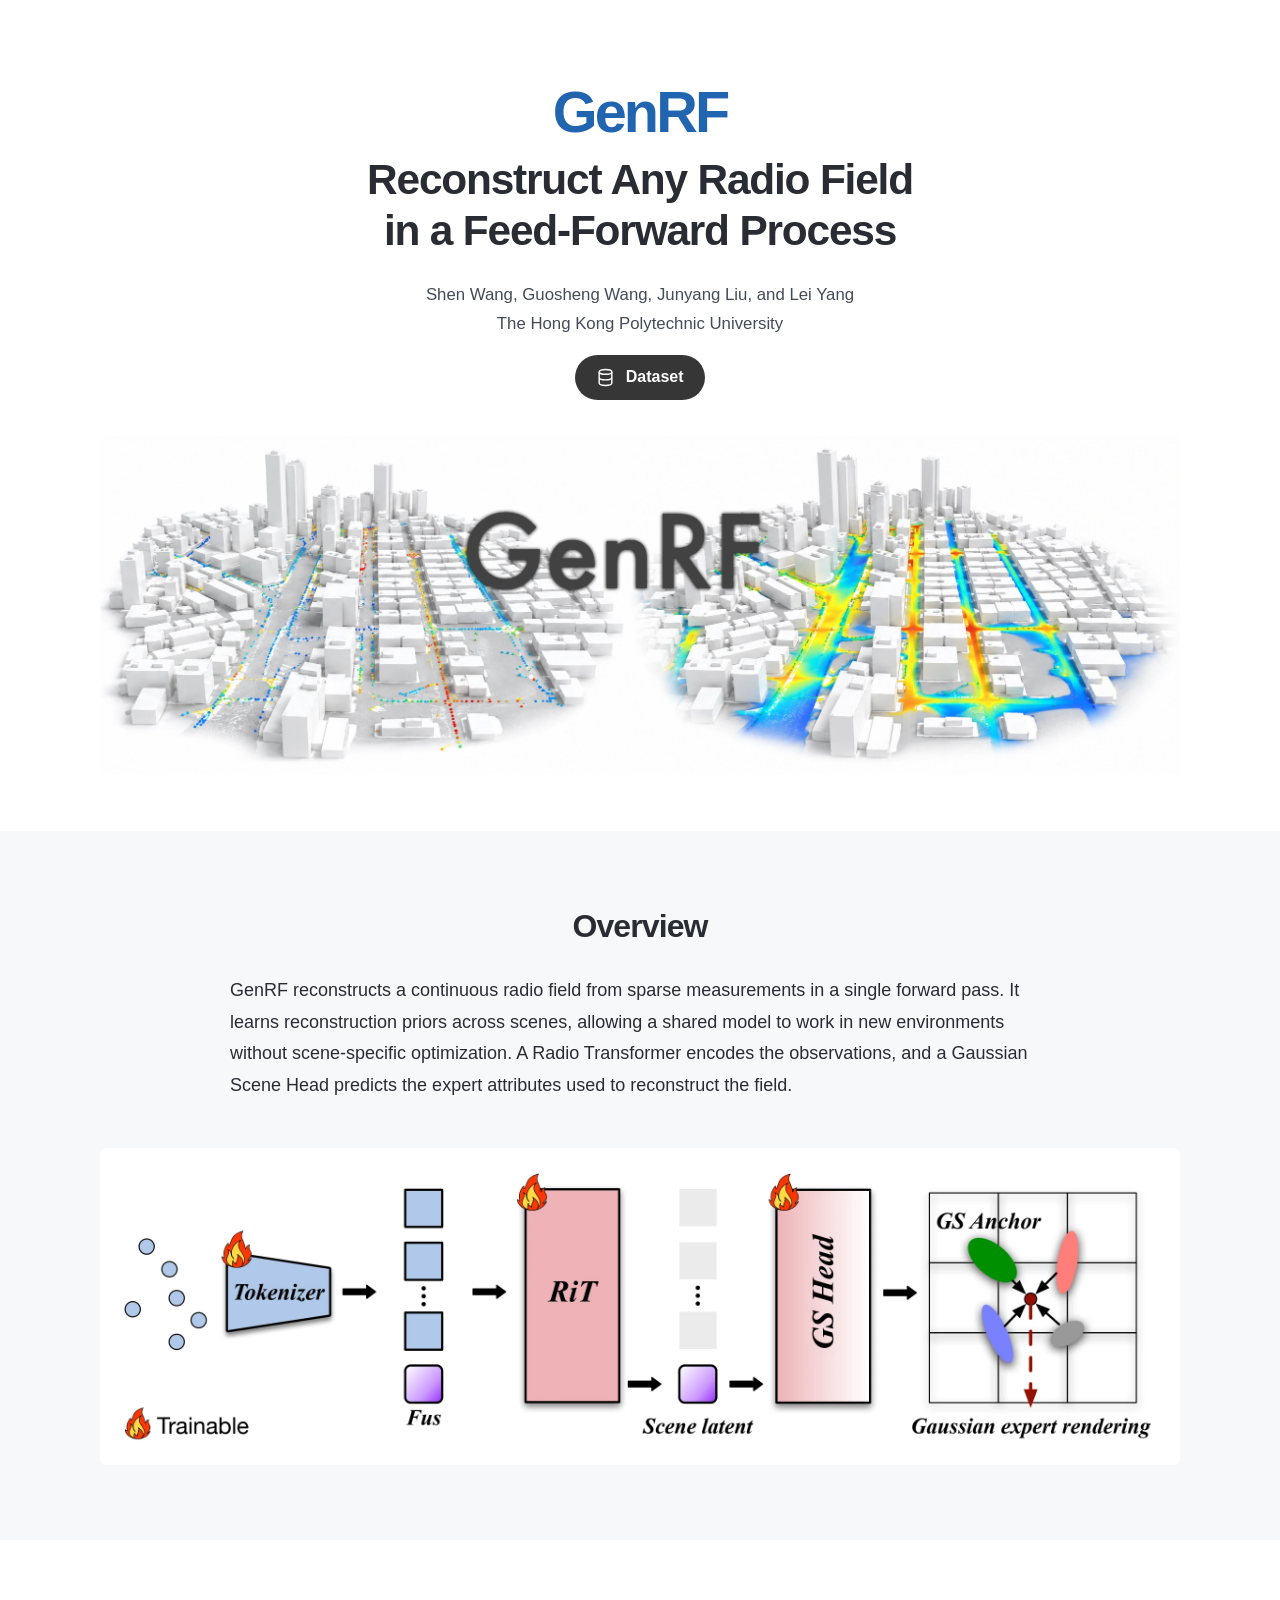
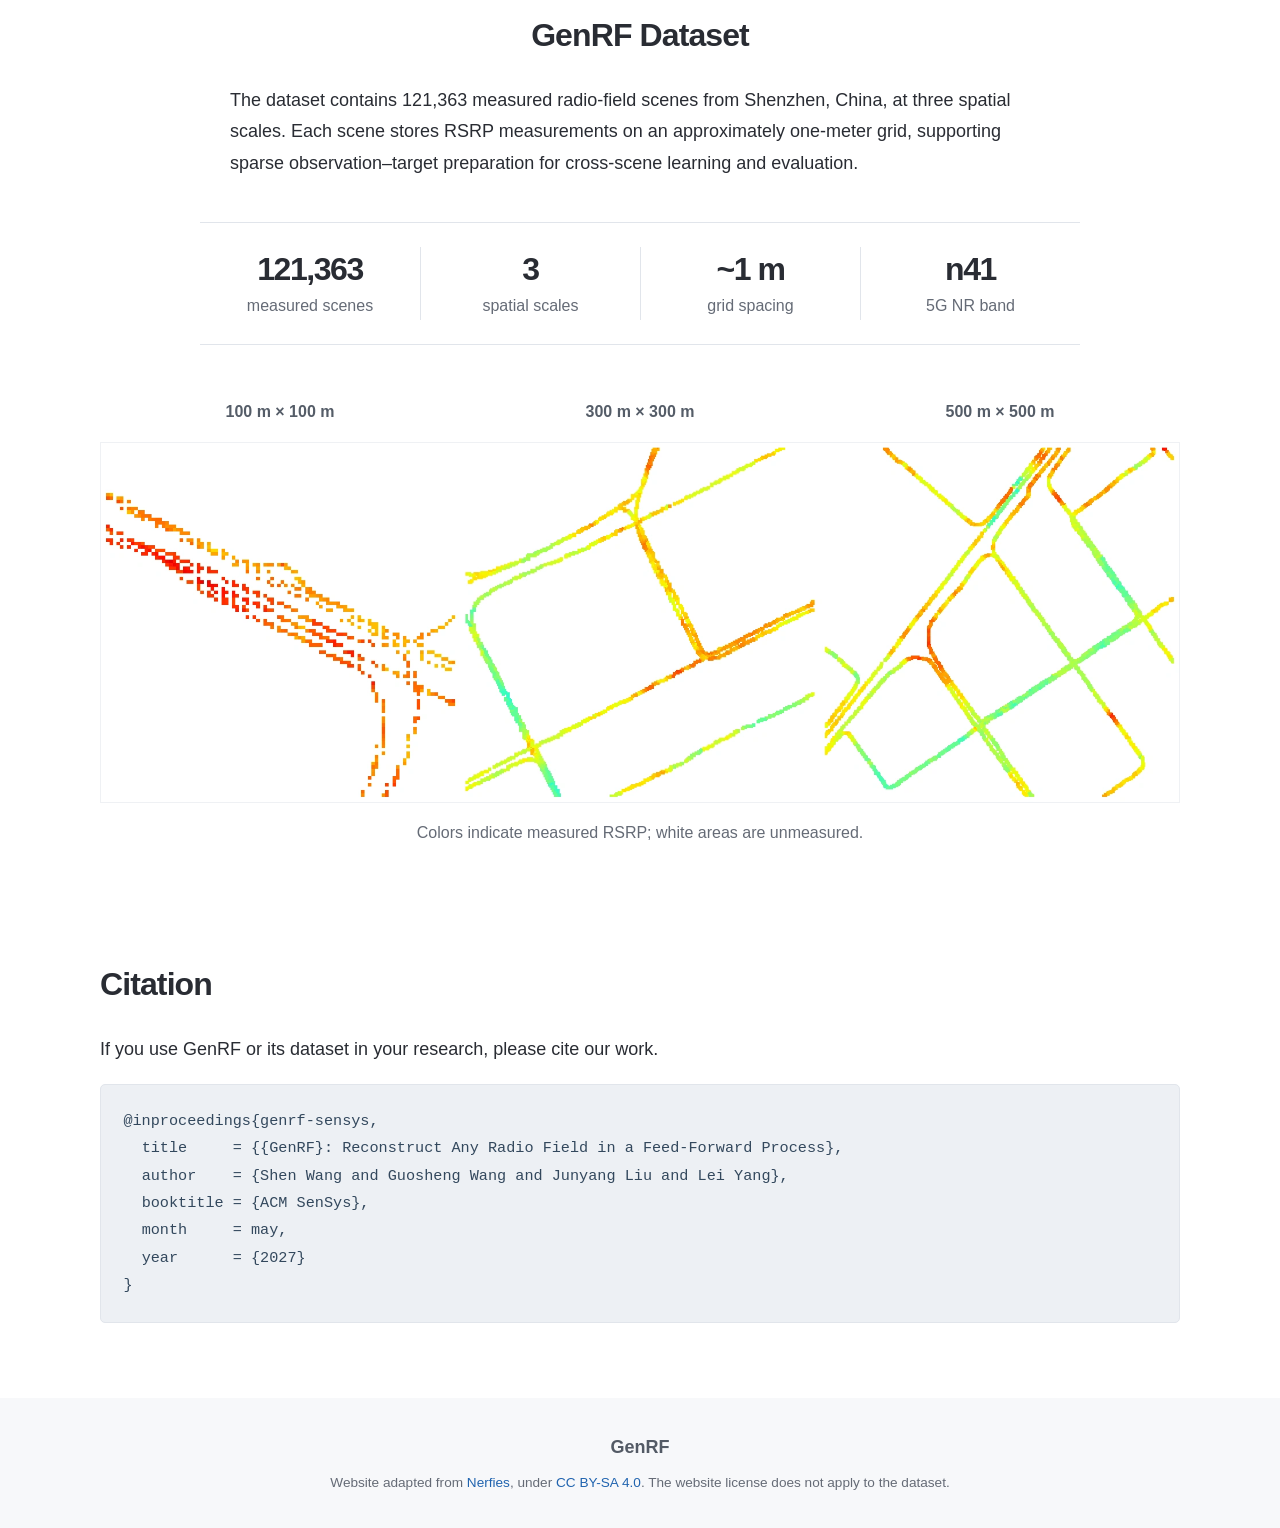
<file: index.html>
<!DOCTYPE html>
<html lang="en">
<head>
  <meta charset="utf-8">
  <meta name="viewport" content="width=device-width, initial-scale=1">
  <meta name="description" content="GenRF reconstructs radio fields from sparse observations in a feed-forward process. Download 121,363 measured n41 scenes for cross-scene radio-field learning.">
  <meta name="theme-color" content="#ffffff">
  <meta property="og:type" content="website">
  <meta property="og:title" content="GenRF — Feed-Forward Radio-Field Reconstruction">
  <meta property="og:description" content="A shared reconstruction model and a 120k-scene measured radio-field dataset.">
  <meta property="og:url" content="https://genrf-project.github.io/">
  <meta property="og:image" content="https://genrf-project.github.io/assets/images/abstract.webp">
  <title>GenRF — Feed-Forward Radio-Field Reconstruction</title>
  <link rel="canonical" href="https://genrf-project.github.io/">
  <link rel="icon" type="image/svg+xml" href="assets/favicon.svg">
  <link rel="stylesheet" href="assets/bulma.min.css">
  <link rel="stylesheet" href="assets/site.css">
</head>
<body>
  <a class="skip-link" href="#main">Skip to content</a>
  <main id="main">
    <section class="hero publication-header" aria-labelledby="project-title">
      <div class="hero-body">
        <div class="container is-max-desktop has-text-centered">
          <h1 id="project-title" class="title publication-title"><span class="project-name">GenRF</span><span class="project-subtitle">Reconstruct Any Radio Field<br class="desktop-break"> in a Feed-Forward Process</span></h1>
          <p class="publication-authors">Shen Wang, Guosheng Wang, Junyang Liu, and Lei Yang<br>The Hong Kong Polytechnic University</p>
          <div class="publication-links">
            <a class="button is-dark is-rounded dataset-button" href="dataset.html">
              <svg aria-hidden="true" viewBox="0 0 24 24" width="19" height="19" fill="none" stroke="currentColor" stroke-width="1.8"><ellipse cx="12" cy="5" rx="8" ry="3"/><path d="M4 5v7c0 1.7 3.6 3 8 3s8-1.3 8-3V5M4 12v7c0 1.7 3.6 3 8 3s8-1.3 8-3v-7"/></svg>
              <span>Dataset</span>
            </a>
          </div>
        </div>
      </div>
    </section>

    <section class="teaser" aria-label="GenRF reconstruction illustration">
      <div class="container is-max-desktop">
        <figure>
          <img class="teaser-image" src="assets/images/abstract.webp" width="2200" height="689" fetchpriority="high" alt="GenRF illustration showing sparse radio measurements on urban roads on the left and a reconstructed radio field on the right.">
        </figure>
      </div>
    </section>

    <section class="section summary-section" aria-labelledby="about-heading">
      <div class="container is-max-desktop">
        <div class="reading-width">
          <h2 id="about-heading" class="title is-3 has-text-centered">Overview</h2>
          <p>GenRF reconstructs a continuous radio field from sparse measurements in a single forward pass. It learns reconstruction priors across scenes, allowing a shared model to work in new environments without scene-specific optimization. A Radio Transformer encodes the observations, and a Gaussian Scene Head predicts the expert attributes used to reconstruct the field.</p>
        </div>
        <figure class="method-figure">
          <img src="assets/images/overview.webp" width="2200" height="578" loading="lazy" alt="GenRF pipeline from sparse observation tokenization through the Radio Transformer and Gaussian Scene Head to Gaussian expert rendering.">
        </figure>
      </div>
    </section>

    <section id="dataset" class="section corpus-section" aria-labelledby="dataset-heading">
      <div class="container is-max-desktop">
        <div class="reading-width">
          <h2 id="dataset-heading" class="title is-3 has-text-centered">GenRF Dataset</h2>
          <p>The dataset contains 121,363 measured radio-field scenes from Shenzhen, China, at three spatial scales. Each scene stores RSRP measurements on an approximately one-meter grid, supporting sparse observation–target preparation for cross-scene learning and evaluation.</p>
        </div>
        <dl class="dataset-stats" aria-label="Dataset at a glance">
          <div><dt>121,363</dt><dd>measured scenes</dd></div>
          <div><dt>3</dt><dd>spatial scales</dd></div>
          <div><dt>~1 m</dt><dd>grid spacing</dd></div>
          <div><dt>n41</dt><dd>5G NR band</dd></div>
        </dl>
        <figure class="scene-figure">
          <div class="scene-labels" aria-hidden="true"><span>100 m × 100 m</span><span>300 m × 300 m</span><span>500 m × 500 m</span></div>
          <img src="assets/images/scenes.webp" width="1878" height="625" loading="lazy" alt="Representative measured RSRP scenes at 100-meter, 300-meter, and 500-meter scales, with sparse measurement traces on road networks.">
          <figcaption>Colors indicate measured RSRP; white areas are unmeasured.</figcaption>
        </figure>
      </div>
    </section>

    <section id="citation" class="section citation-section" aria-labelledby="citation-heading">
      <div class="container is-max-desktop reading-width">
        <h2 id="citation-heading" class="title is-3">Citation</h2>
        <p>If you use GenRF or its dataset in your research, please cite our work.</p>
        <pre aria-label="GenRF BibTeX citation"><code>@inproceedings{genrf-sensys,
  title     = {{GenRF}: Reconstruct Any Radio Field in a Feed-Forward Process},
  author    = {Shen Wang and Guosheng Wang and Junyang Liu and Lei Yang},
  booktitle = {ACM SenSys},
  month     = may,
  year      = {2027}
}</code></pre>
      </div>
    </section>
  </main>
  <footer class="footer">
    <div class="container has-text-centered">
      <p>GenRF</p>
      <p class="template-credit">Website adapted from <a href="https://github.com/nerfies/nerfies.github.io">Nerfies</a>, under <a href="https://creativecommons.org/licenses/by-sa/4.0/">CC BY-SA 4.0</a>. The website license does not apply to the dataset.</p>
    </div>
  </footer>
</body>
</html>
</file>
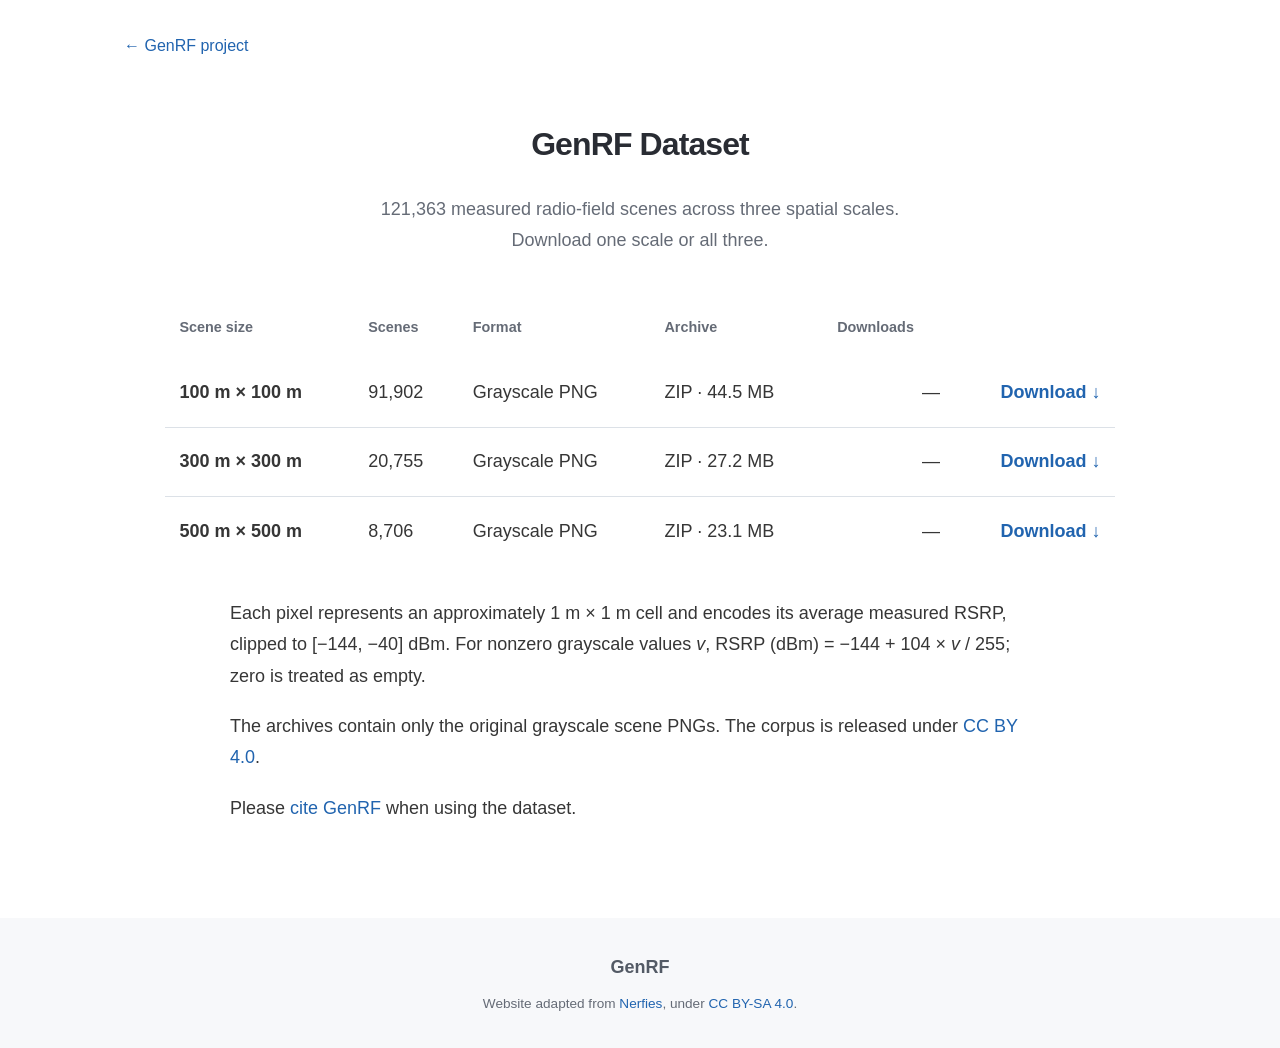
<file: dataset.html>
<!DOCTYPE html>
<html lang="en">
<head>
  <meta charset="utf-8">
  <meta name="viewport" content="width=device-width, initial-scale=1">
  <meta name="description" content="GenRF reconstructs radio fields from sparse observations in a feed-forward process. Download 121,363 measured n41 scenes for cross-scene radio-field learning.">
  <meta name="theme-color" content="#ffffff">
  <meta property="og:type" content="website">
  <meta property="og:title" content="GenRF — Feed-Forward Radio-Field Reconstruction">
  <meta property="og:description" content="A shared reconstruction model and a 120k-scene measured radio-field dataset.">
  <meta property="og:url" content="https://genrf-project.github.io/dataset.html">
  <meta property="og:image" content="https://genrf-project.github.io/assets/images/abstract.webp">
  <title>GenRF Dataset</title>
  <link rel="canonical" href="https://genrf-project.github.io/dataset.html">
  <link rel="icon" type="image/svg+xml" href="assets/favicon.svg">
  <link rel="stylesheet" href="assets/bulma.min.css">
  <link rel="stylesheet" href="assets/site.css?v=20261104">
  <style>
    .dataset-table .download-count { text-align: right; font-variant-numeric: tabular-nums; }
    @media (max-width: 600px) {
      .dataset-table { font-size: 1rem; }
      .dataset-table td, .dataset-table th { padding-inline: .4rem; }
    }
  </style>
</head>
<body>
  <a class="skip-link" href="#main">Skip to content</a>
  <main id="main" class="dataset-page">
    <nav class="container is-max-desktop dataset-nav" aria-label="Project navigation"><a href="./">← GenRF project</a></nav>
    <section class="section download-section" aria-labelledby="download-heading">
      <div class="container is-max-desktop">
        <div class="reading-width has-text-centered">
          <h1 id="download-heading" class="title is-3">GenRF Dataset</h1>
          <p class="download-intro">121,363 measured radio-field scenes across three spatial scales.<br>Download one scale or all three.</p>
        </div>
        <div class="table-container">
          <table class="table is-fullwidth dataset-table">
            <caption class="sr-only">Download archives for each scene scale</caption>
            <thead><tr><th scope="col">Scene size</th><th scope="col">Scenes</th><th scope="col">Format</th><th scope="col">Archive</th><th scope="col" class="download-count">Downloads</th><th scope="col"><span class="sr-only">Download link</span></th></tr></thead>
            <tbody>
              <tr><th scope="row">100 m × 100 m</th><td>91,902</td><td>Grayscale PNG</td><td data-size="100">ZIP · 44.5 MB</td><td data-download-asset="genrf-n41-100m.zip" class="download-count">—</td><td><a href="https://github.com/genrf-project/genrf-project.github.io/releases/download/dataset-v1.0/genrf-n41-100m.zip" aria-label="Download 100-meter scenes">Download <span aria-hidden="true">↓</span></a></td></tr>
              <tr><th scope="row">300 m × 300 m</th><td>20,755</td><td>Grayscale PNG</td><td data-size="300">ZIP · 27.2 MB</td><td data-download-asset="genrf-n41-300m.zip" class="download-count">—</td><td><a href="https://github.com/genrf-project/genrf-project.github.io/releases/download/dataset-v1.0/genrf-n41-300m.zip" aria-label="Download 300-meter scenes">Download <span aria-hidden="true">↓</span></a></td></tr>
              <tr><th scope="row">500 m × 500 m</th><td>8,706</td><td>Grayscale PNG</td><td data-size="500">ZIP · 23.1 MB</td><td data-download-asset="genrf-n41-500m.zip" class="download-count">—</td><td><a href="https://github.com/genrf-project/genrf-project.github.io/releases/download/dataset-v1.0/genrf-n41-500m.zip" aria-label="Download 500-meter scenes">Download <span aria-hidden="true">↓</span></a></td></tr>
            </tbody>
          </table>
        </div>
        <div class="reading-width dataset-terms">
          <p>Each pixel represents an approximately 1 m × 1 m cell and encodes its average measured RSRP, clipped to [−144, −40] dBm. For nonzero grayscale values <i>v</i>, RSRP (dBm) = −144 + 104 × <i>v</i> / 255; zero is treated as empty.</p>
          <p>The archives contain only the original grayscale scene PNGs. The corpus is released under <a href="https://creativecommons.org/licenses/by/4.0/">CC BY 4.0</a>.</p>
          <p>Please <a href="index.html#citation">cite GenRF</a> when using the dataset.</p>
        </div>
      </div>
    </section>
  </main>
  <footer class="footer"><div class="container has-text-centered"><p>GenRF</p><p class="template-credit">Website adapted from <a href="https://github.com/nerfies/nerfies.github.io">Nerfies</a>, under <a href="https://creativecommons.org/licenses/by-sa/4.0/">CC BY-SA 4.0</a>.</p></div></footer>
  <script>
    (async function showDownloadCounts() {
      try {
        const response = await fetch(
          'https://api.github.com/repos/genrf-project/genrf-project.github.io/releases/tags/dataset-v1.0',
          { signal: AbortSignal.timeout(6000) }
        );
        if (!response.ok) return;

        const { assets } = await response.json();
        const counts = new Map(assets.map(asset => [asset.name, asset.download_count]));
        const formatter = new Intl.NumberFormat('en');
        for (const cell of document.querySelectorAll('[data-download-asset]')) {
          const count = counts.get(cell.dataset.downloadAsset);
          if (Number.isSafeInteger(count) && count >= 0) {
            cell.textContent = formatter.format(count);
          }
        }
      } catch {
        // Leave counts unavailable when GitHub cannot be reached.
      }
    })();
  </script>
</body>
</html>
</file>
<file: assets/site.css>
/* Research-page structure adapted from Nerfies, CC BY-SA 4.0.
   https://github.com/nerfies/nerfies.github.io */
:root { --ink: #292c33; --muted: #656b76; --accent: #2164af; --line: #e1e5eb; }
html { scroll-behavior: smooth; }
body { font-family: "Noto Sans", -apple-system, BlinkMacSystemFont, "Segoe UI", sans-serif; color: var(--ink); font-size: 1.125rem; line-height: 1.75; -webkit-font-smoothing: antialiased; }
body, .title { color: var(--ink); }
a { color: var(--accent); text-underline-offset: 3px; }
a:hover { color: #164b87; text-decoration: underline; }
a:focus-visible { outline: 3px solid #5595dd; outline-offset: 5px; border-radius: 2px; }
p { margin-bottom: 1.05em; }
img { display: block; width: 100%; height: auto; }
figure { margin: 0; }
figcaption { color: var(--muted); font-size: 1rem; text-align: center; line-height: 1.6; margin: 1.1rem auto 0; max-width: 760px; }
.container.is-max-desktop { max-width: 1080px; }
.reading-width { max-width: 820px; margin-left: auto; margin-right: auto; }
.section { padding: 4.7rem 1.5rem; }
.title { line-height: 1.28; letter-spacing: -.028em; }
.title.is-3 { font-size: 2rem; margin-bottom: 1.8rem; }
.publication-header .hero-body { padding: 4.9rem 1.5rem 1.7rem; }
.publication-title { font-size: 2.65rem; font-weight: 600; line-height: 1.21; margin-bottom: 1.45rem !important; }
.project-name { display: block; font-size: 3.6rem; font-weight: 750; color: var(--accent); letter-spacing: -.05em; margin-bottom: .38rem; }
.project-subtitle { display: block; }
.dataset-button { height: 2.8rem; padding: 0 1.65rem; gap: .65rem; font-weight: 600; }
.dataset-button:hover { text-decoration: none; }
.teaser { padding: .6rem 1.5rem 3.5rem; }
.summary-section { background: #f7f8fa; }
.method-figure { margin-top: 2.9rem; padding: 1.6rem 1.5rem 1.25rem; background: white; border-radius: 6px; }
.dataset-stats { display: grid; grid-template-columns: repeat(4, 1fr); max-width: 880px; margin: 2.7rem auto 3.3rem; padding: 1.5rem 0; border-top: 1px solid var(--line); border-bottom: 1px solid var(--line); text-align: center; }
.dataset-stats div + div { border-left: 1px solid var(--line); }
.dataset-stats dt { font-size: 2rem; font-weight: 650; letter-spacing: -.045em; line-height: 1.4; }
.dataset-stats dd { font-size: 1rem; color: var(--muted); }
.scene-labels { display: grid; grid-template-columns: repeat(3, 1fr); font-size: 1rem; color: #555d68; font-weight: 550; text-align: center; margin-bottom: 1rem; }
.scene-figure img { border: 1px solid #eff1f4; }
.download-section { background: #f7f8fa; }
.download-intro { color: var(--muted); }
.table-container { max-width: 950px; margin: 2.5rem auto 0; overflow-x: auto; }
.dataset-table { background: transparent; font-size: 1.125rem; }
.dataset-table td, .dataset-table th { padding: 1.15rem .9rem; border-color: #dce1e7; vertical-align: middle; white-space: nowrap; }
.dataset-table thead th { color: var(--muted); font-size: .9rem; font-weight: 600; border-width: 0 0 1px; }
.dataset-table tbody th { font-weight: 550; }
.dataset-table td:last-child { text-align: right; font-weight: 550; }
.dataset-table tr:last-child td, .dataset-table tr:last-child th { border-bottom-width: 0; }
.format-description .title { margin-bottom: 1rem; }
code { color: #3c546d; background: #edf0f4; font-size: .87em; }
pre { background: #edf0f4; border: 1px solid #e1e5eb; border-radius: 5px; padding: 1.4rem; line-height: 1.8; overflow-x: auto; font-size: .95rem; }
pre code { padding: 0; color: #33485d; background: transparent; font-size: inherit; }
.example-links { font-size: .88rem; margin-top: .8rem; }
.split-note { font-size: .87rem; color: var(--muted); margin-top: 1.6rem; margin-bottom: 0; }
.footer { background: #f7f8fa; padding: 2.1rem 1.5rem; color: var(--muted); }
.footer > .container > p:first-child { color: #535a65; font-weight: 650; margin-bottom: .5rem; }
.template-credit { font-size: .85rem; max-width: 620px; margin: 0 auto; line-height: 1.7; }
.sr-only { position: absolute; width: 1px; height: 1px; padding: 0; margin: -1px; overflow: hidden; clip: rect(0,0,0,0); white-space: nowrap; border: 0; }
.skip-link { position: absolute; top: -100px; left: 1rem; background: white; padding: .5rem 1rem; z-index: 10; }
.skip-link:focus { top: 1rem; }
@media (max-width: 768px) {
  .section { padding: 3.4rem 1.2rem; }
  .publication-header .hero-body { padding: 3rem 1.2rem 1.4rem; }
  .publication-title { font-size: 1.95rem; }
  .project-name { font-size: 3rem; margin-bottom: .6rem; }
  .desktop-break { display: none; }
  .teaser { padding: .3rem .6rem 2.5rem; }
  .title.is-3 { font-size: 1.65rem; }
  .dataset-stats { grid-template-columns: repeat(2, 1fr); row-gap: 1.3rem; margin: 2rem auto 2.4rem; }
  .dataset-stats div:nth-child(3) { border-left: 0; }
  .dataset-stats dt { font-size: 1.85rem; }
  .scene-labels { font-size: .9rem; margin-bottom: .6rem; }
  .method-figure { padding: 1.25rem .6rem; }
  .dataset-table { font-size: 1.125rem; }
  .dataset-table td, .dataset-table th { padding: .95rem .55rem; }
  .table-container { margin-left: -.2rem; margin-right: -.2rem; }
  figcaption { font-size: 1rem; }
  pre { font-size: .875rem; padding: 1rem; }
}
@media (prefers-reduced-motion: reduce) { html { scroll-behavior: auto; } }
@media (max-width: 600px) {
  .dataset-table th:nth-child(3), .dataset-table td:nth-child(3),
  .dataset-table th:nth-child(4), .dataset-table td:nth-child(4) { display: none; }
}

.publication-authors { font-size: 1.05rem; margin: .5rem 0 1rem; color: #434b57; }
.citation-section { padding-top: 2.7rem; }
.citation-section pre { white-space: pre-wrap; overflow-wrap: anywhere; }
.dataset-nav { padding: 2rem 1.5rem; font-size: 1rem; }
.dataset-page .download-section { background: white; padding-top: 2rem; min-height: 65vh; }
.dataset-terms { color: #363636; font-size: 1.125rem; margin-top: 2rem; }
</file>
